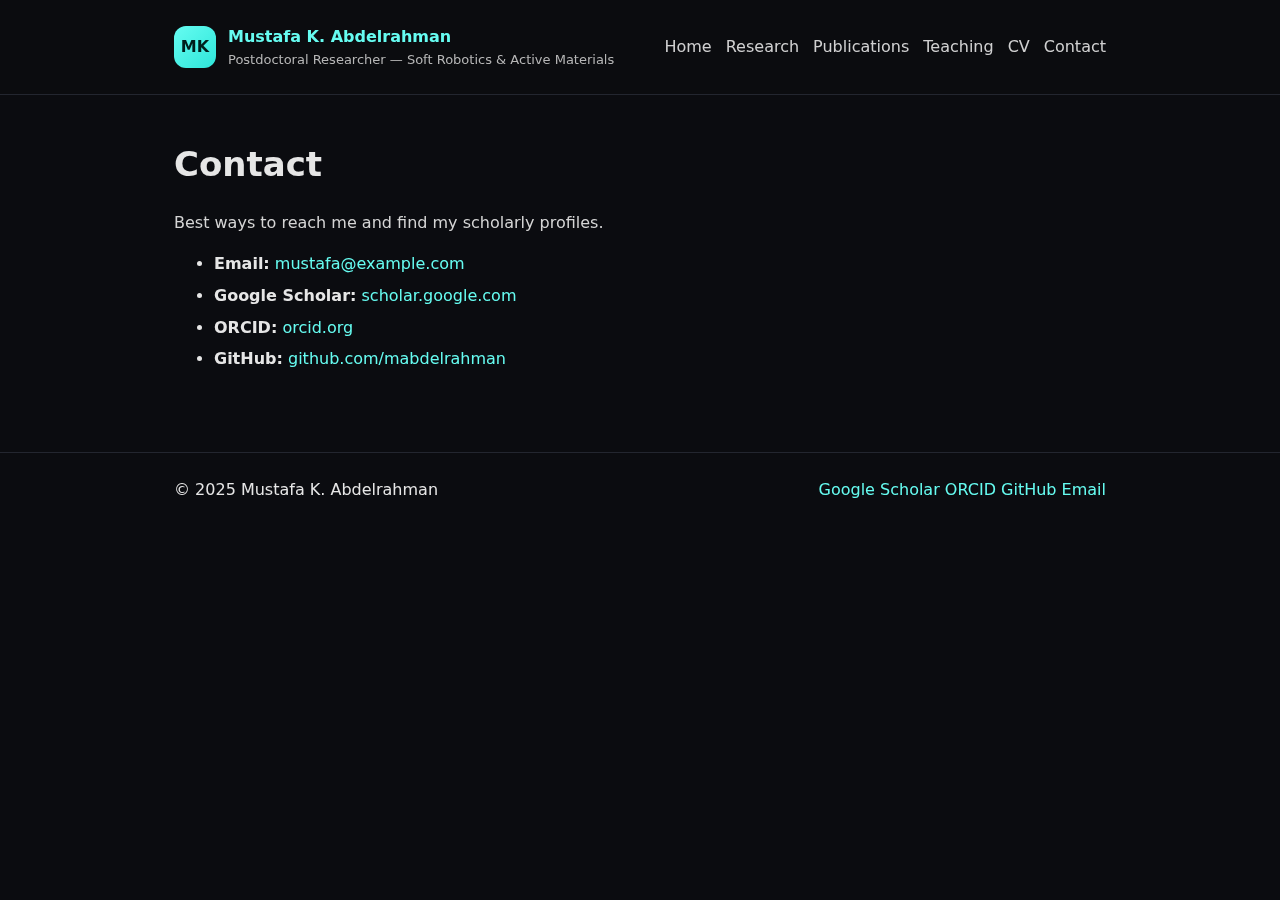
<file: contact.html>
<!doctype html>
<html lang="en">
<head>
  <meta charset="utf-8">
  <meta name="viewport" content="width=device-width, initial-scale=1">
  <title>Contact — Mustafa K. Abdelrahman</title>
  <meta name="description" content="Postdoctoral Researcher — Soft Robotics & Active Materials">
  <link rel="stylesheet" href="style.css">
  <link rel="icon" href="assets/favicon.ico">
</head>
<body>
<header class="site-header">
  <div class="container header-grid">
    <a class="brand" href="index.html">
      <div class="brand-mark" aria-hidden="true">MK</div>
      <div class="brand-text">
        <span class="site-title">Mustafa K. Abdelrahman</span>
        <span class="site-tagline">Postdoctoral Researcher — Soft Robotics & Active Materials</span>
      </div>
    </a>
    <nav class="nav">
      <a href="index.html">Home</a><a href="research.html">Research</a><a href="publications.html">Publications</a><a href="teaching.html">Teaching</a><a href="cv.html">CV</a><a href="contact.html">Contact</a>
    </nav>
  </div>
</header>
<main class="container">

<h1>Contact</h1>
<p class="lead">Best ways to reach me and find my scholarly profiles.</p>

<ul class="contact-list">
  <li><strong>Email:</strong> <a href="mailto:mustafa@example.com">mustafa@example.com</a></li>
  <li><strong>Google Scholar:</strong> <a href="https://scholar.google.com" target="_blank" rel="noopener">scholar.google.com</a></li>
  <li><strong>ORCID:</strong> <a href="https://orcid.org" target="_blank" rel="noopener">orcid.org</a></li>
  <li><strong>GitHub:</strong> <a href="https://github.com/mabdelrahman" target="_blank" rel="noopener">github.com/mabdelrahman</a></li>
</ul>

</main>
<footer class="site-footer">
  <div class="container footer-grid">
    <div>© 2025 Mustafa K. Abdelrahman</div>
    <div class="links">
      <a href="https://scholar.google.com" target="_blank" rel="noopener">Google Scholar</a>
      <a href="https://orcid.org" target="_blank" rel="noopener">ORCID</a>
      <a href="https://github.com" target="_blank" rel="noopener">GitHub</a>
      <a href="mailto:mustafa@example.com">Email</a>
    </div>
  </div>
</footer>
<script src="script.js"></script>
</body>
</html>
</file>
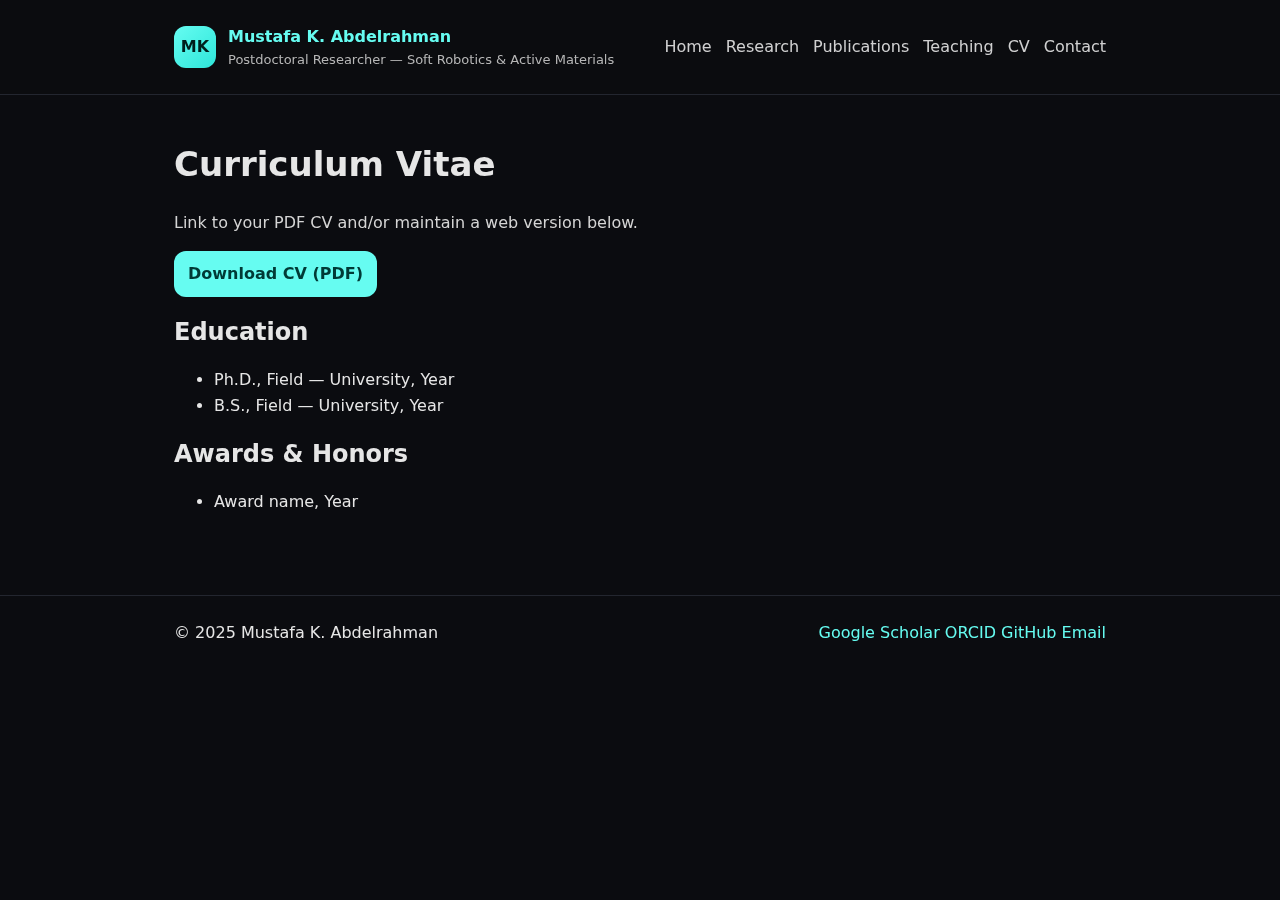
<file: cv.html>
<!doctype html>
<html lang="en">
<head>
  <meta charset="utf-8">
  <meta name="viewport" content="width=device-width, initial-scale=1">
  <title>CV — Mustafa K. Abdelrahman</title>
  <meta name="description" content="Postdoctoral Researcher — Soft Robotics & Active Materials">
  <link rel="stylesheet" href="style.css">
  <link rel="icon" href="assets/favicon.ico">
</head>
<body>
<header class="site-header">
  <div class="container header-grid">
    <a class="brand" href="index.html">
      <div class="brand-mark" aria-hidden="true">MK</div>
      <div class="brand-text">
        <span class="site-title">Mustafa K. Abdelrahman</span>
        <span class="site-tagline">Postdoctoral Researcher — Soft Robotics & Active Materials</span>
      </div>
    </a>
    <nav class="nav">
      <a href="index.html">Home</a><a href="research.html">Research</a><a href="publications.html">Publications</a><a href="teaching.html">Teaching</a><a href="cv.html">CV</a><a href="contact.html">Contact</a>
    </nav>
  </div>
</header>
<main class="container">

<h1>Curriculum Vitae</h1>
<p class="lead">Link to your PDF CV and/or maintain a web version below.</p>

<p><a class="button" href="assets/Mustafa_Abdelrahman_CV.pdf">Download CV (PDF)</a></p>

<h2>Education</h2>
<ul>
  <li>Ph.D., Field — University, Year</li>
  <li>B.S., Field — University, Year</li>
</ul>

<h2>Awards & Honors</h2>
<ul>
  <li>Award name, Year</li>
</ul>

</main>
<footer class="site-footer">
  <div class="container footer-grid">
    <div>© 2025 Mustafa K. Abdelrahman</div>
    <div class="links">
      <a href="https://scholar.google.com" target="_blank" rel="noopener">Google Scholar</a>
      <a href="https://orcid.org" target="_blank" rel="noopener">ORCID</a>
      <a href="https://github.com" target="_blank" rel="noopener">GitHub</a>
      <a href="mailto:mustafa@example.com">Email</a>
    </div>
  </div>
</footer>
<script src="script.js"></script>
</body>
</html>
</file>
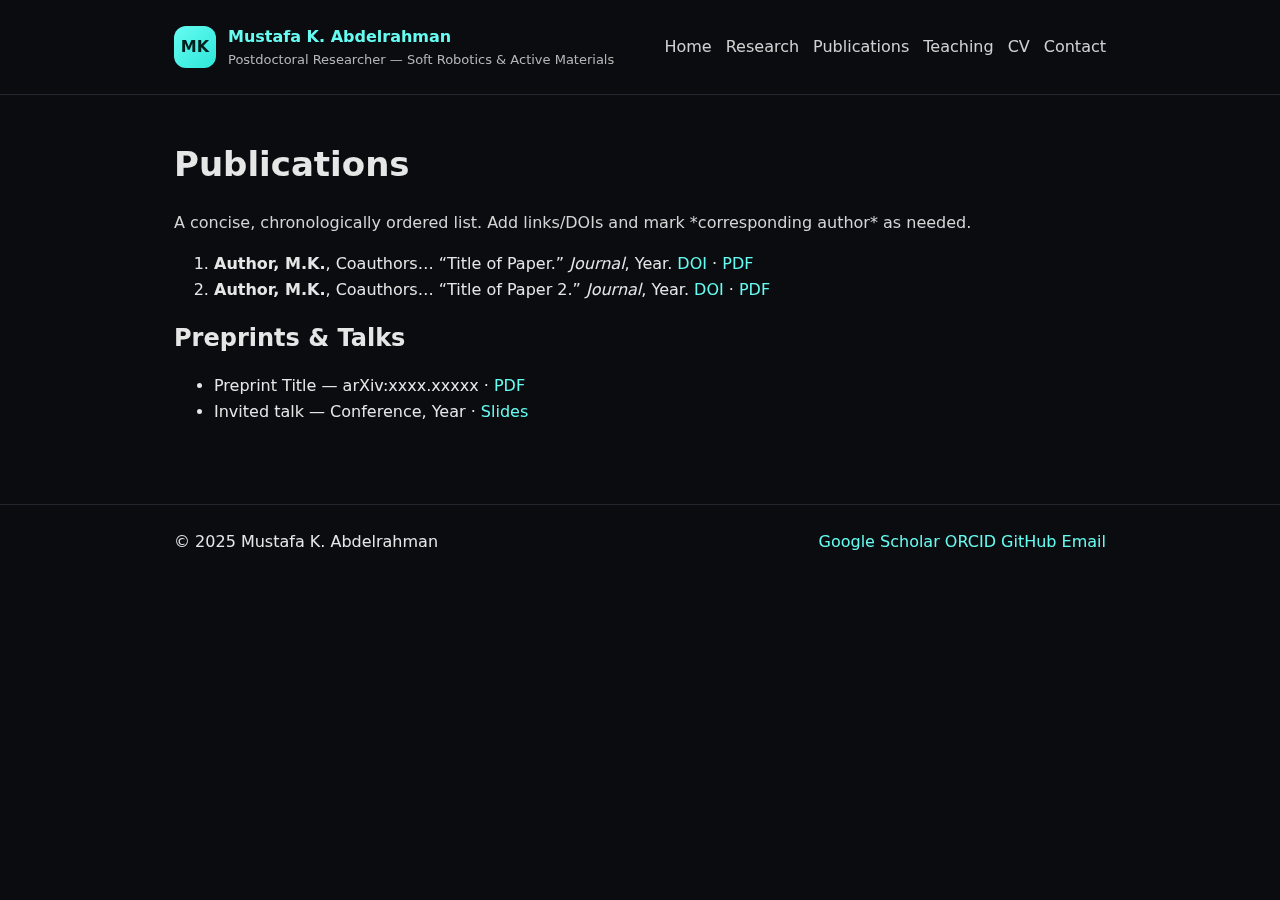
<file: publications.html>
<!doctype html>
<html lang="en">
<head>
  <meta charset="utf-8">
  <meta name="viewport" content="width=device-width, initial-scale=1">
  <title>Publications — Mustafa K. Abdelrahman</title>
  <meta name="description" content="Postdoctoral Researcher — Soft Robotics & Active Materials">
  <link rel="stylesheet" href="style.css">
  <link rel="icon" href="assets/favicon.ico">
</head>
<body>
<header class="site-header">
  <div class="container header-grid">
    <a class="brand" href="index.html">
      <div class="brand-mark" aria-hidden="true">MK</div>
      <div class="brand-text">
        <span class="site-title">Mustafa K. Abdelrahman</span>
        <span class="site-tagline">Postdoctoral Researcher — Soft Robotics & Active Materials</span>
      </div>
    </a>
    <nav class="nav">
      <a href="index.html">Home</a><a href="research.html">Research</a><a href="publications.html">Publications</a><a href="teaching.html">Teaching</a><a href="cv.html">CV</a><a href="contact.html">Contact</a>
    </nav>
  </div>
</header>
<main class="container">

<h1>Publications</h1>
<p class="lead">A concise, chronologically ordered list. Add links/DOIs and mark *corresponding author* as needed.</p>

<ol class="pubs">
  <li><strong>Author, M.K.</strong>, Coauthors… “Title of Paper.” <em>Journal</em>, Year. <a href="#">DOI</a> · <a href="#">PDF</a></li>
  <li><strong>Author, M.K.</strong>, Coauthors… “Title of Paper 2.” <em>Journal</em>, Year. <a href="#">DOI</a> · <a href="#">PDF</a></li>
</ol>

<h2>Preprints & Talks</h2>
<ul>
  <li>Preprint Title — arXiv:xxxx.xxxxx · <a href="#">PDF</a></li>
  <li>Invited talk — Conference, Year · <a href="#">Slides</a></li>
</ul>

</main>
<footer class="site-footer">
  <div class="container footer-grid">
    <div>© 2025 Mustafa K. Abdelrahman</div>
    <div class="links">
      <a href="https://scholar.google.com" target="_blank" rel="noopener">Google Scholar</a>
      <a href="https://orcid.org" target="_blank" rel="noopener">ORCID</a>
      <a href="https://github.com" target="_blank" rel="noopener">GitHub</a>
      <a href="mailto:mustafa@example.com">Email</a>
    </div>
  </div>
</footer>
<script src="script.js"></script>
</body>
</html>
</file>
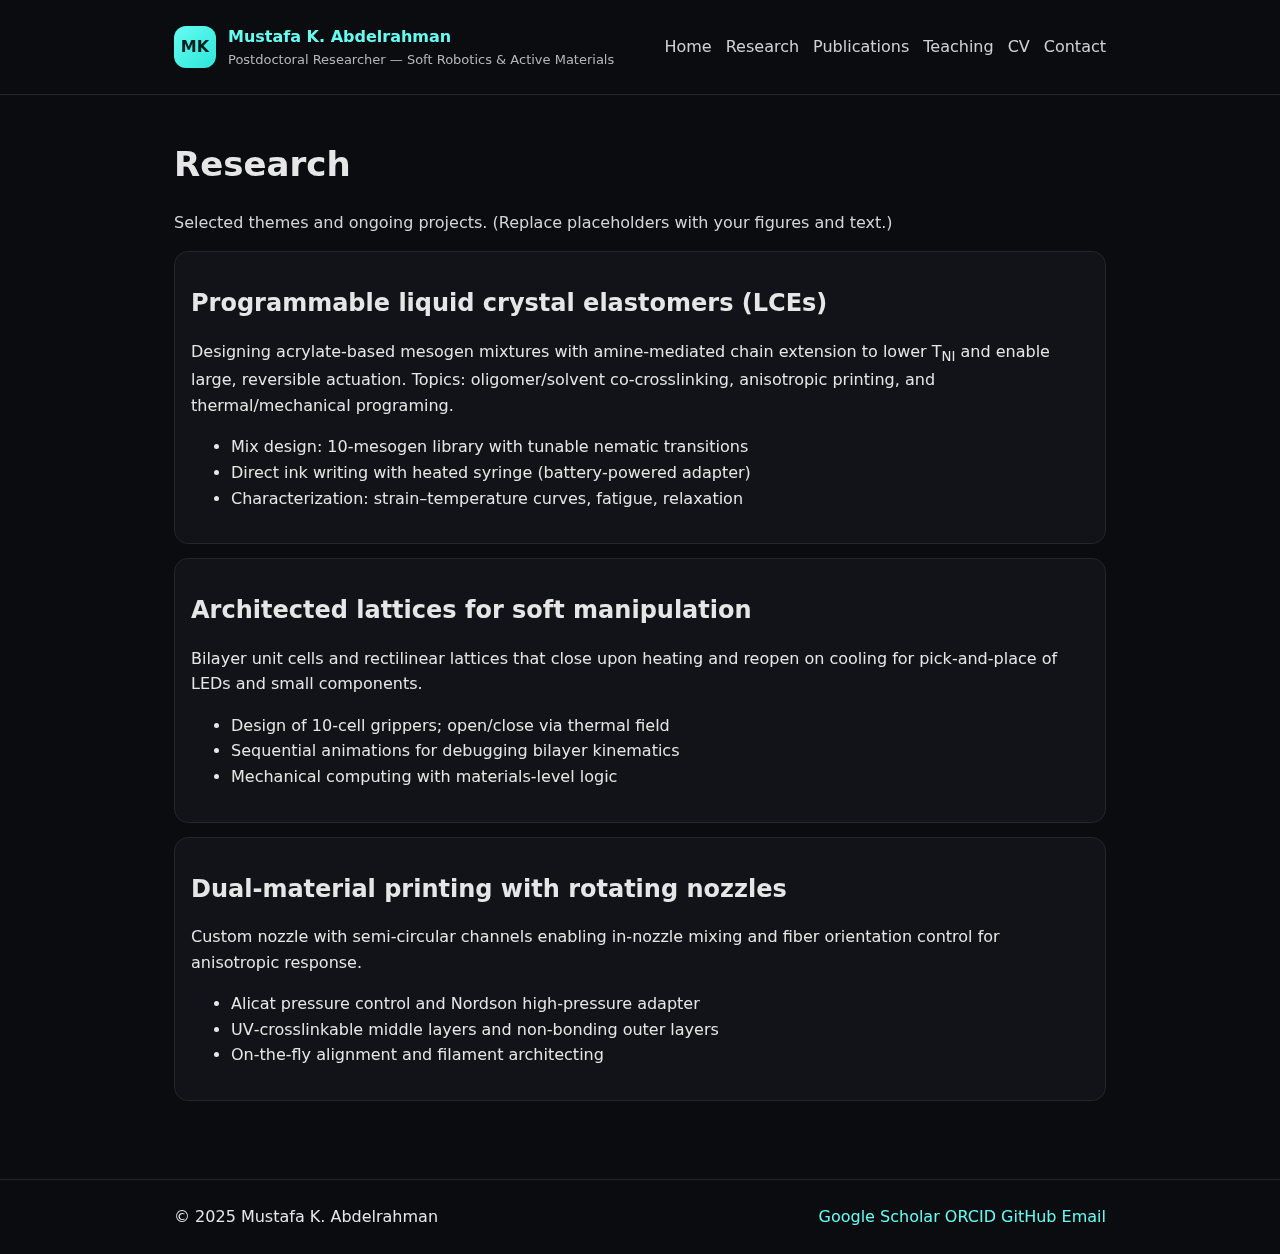
<file: research.html>
<!doctype html>
<html lang="en">
<head>
  <meta charset="utf-8">
  <meta name="viewport" content="width=device-width, initial-scale=1">
  <title>Research — Mustafa K. Abdelrahman</title>
  <meta name="description" content="Postdoctoral Researcher — Soft Robotics & Active Materials">
  <link rel="stylesheet" href="style.css">
  <link rel="icon" href="assets/favicon.ico">
</head>
<body>
<header class="site-header">
  <div class="container header-grid">
    <a class="brand" href="index.html">
      <div class="brand-mark" aria-hidden="true">MK</div>
      <div class="brand-text">
        <span class="site-title">Mustafa K. Abdelrahman</span>
        <span class="site-tagline">Postdoctoral Researcher — Soft Robotics & Active Materials</span>
      </div>
    </a>
    <nav class="nav">
      <a href="index.html">Home</a><a href="research.html">Research</a><a href="publications.html">Publications</a><a href="teaching.html">Teaching</a><a href="cv.html">CV</a><a href="contact.html">Contact</a>
    </nav>
  </div>
</header>
<main class="container">

<h1>Research</h1>
<p class="lead">Selected themes and ongoing projects. (Replace placeholders with your figures and text.)</p>

<article class="project">
  <h2>Programmable liquid crystal elastomers (LCEs)</h2>
  <p>
    Designing acrylate‑based mesogen mixtures with amine‑mediated chain extension to lower T<sub>NI</sub> and enable large, reversible actuation.
    Topics: oligomer/solvent co‑crosslinking, anisotropic printing, and thermal/mechanical programing.
  </p>
  <ul>
    <li>Mix design: 10‑mesogen library with tunable nematic transitions</li>
    <li>Direct ink writing with heated syringe (battery‑powered adapter)</li>
    <li>Characterization: strain–temperature curves, fatigue, relaxation</li>
  </ul>
</article>

<article class="project">
  <h2>Architected lattices for soft manipulation</h2>
  <p>
    Bilayer unit cells and rectilinear lattices that close upon heating and reopen on cooling for pick‑and‑place of LEDs and small components.
  </p>
  <ul>
    <li>Design of 10‑cell grippers; open/close via thermal field</li>
    <li>Sequential animations for debugging bilayer kinematics</li>
    <li>Mechanical computing with materials‑level logic</li>
  </ul>
</article>

<article class="project">
  <h2>Dual‑material printing with rotating nozzles</h2>
  <p>
    Custom nozzle with semi‑circular channels enabling in‑nozzle mixing and fiber orientation control for anisotropic response.
  </p>
  <ul>
    <li>Alicat pressure control and Nordson high‑pressure adapter</li>
    <li>UV‑crosslinkable middle layers and non‑bonding outer layers</li>
    <li>On‑the‑fly alignment and filament architecting</li>
  </ul>
</article>

</main>
<footer class="site-footer">
  <div class="container footer-grid">
    <div>© 2025 Mustafa K. Abdelrahman</div>
    <div class="links">
      <a href="https://scholar.google.com" target="_blank" rel="noopener">Google Scholar</a>
      <a href="https://orcid.org" target="_blank" rel="noopener">ORCID</a>
      <a href="https://github.com" target="_blank" rel="noopener">GitHub</a>
      <a href="mailto:mustafa@example.com">Email</a>
    </div>
  </div>
</footer>
<script src="script.js"></script>
</body>
</html>
</file>
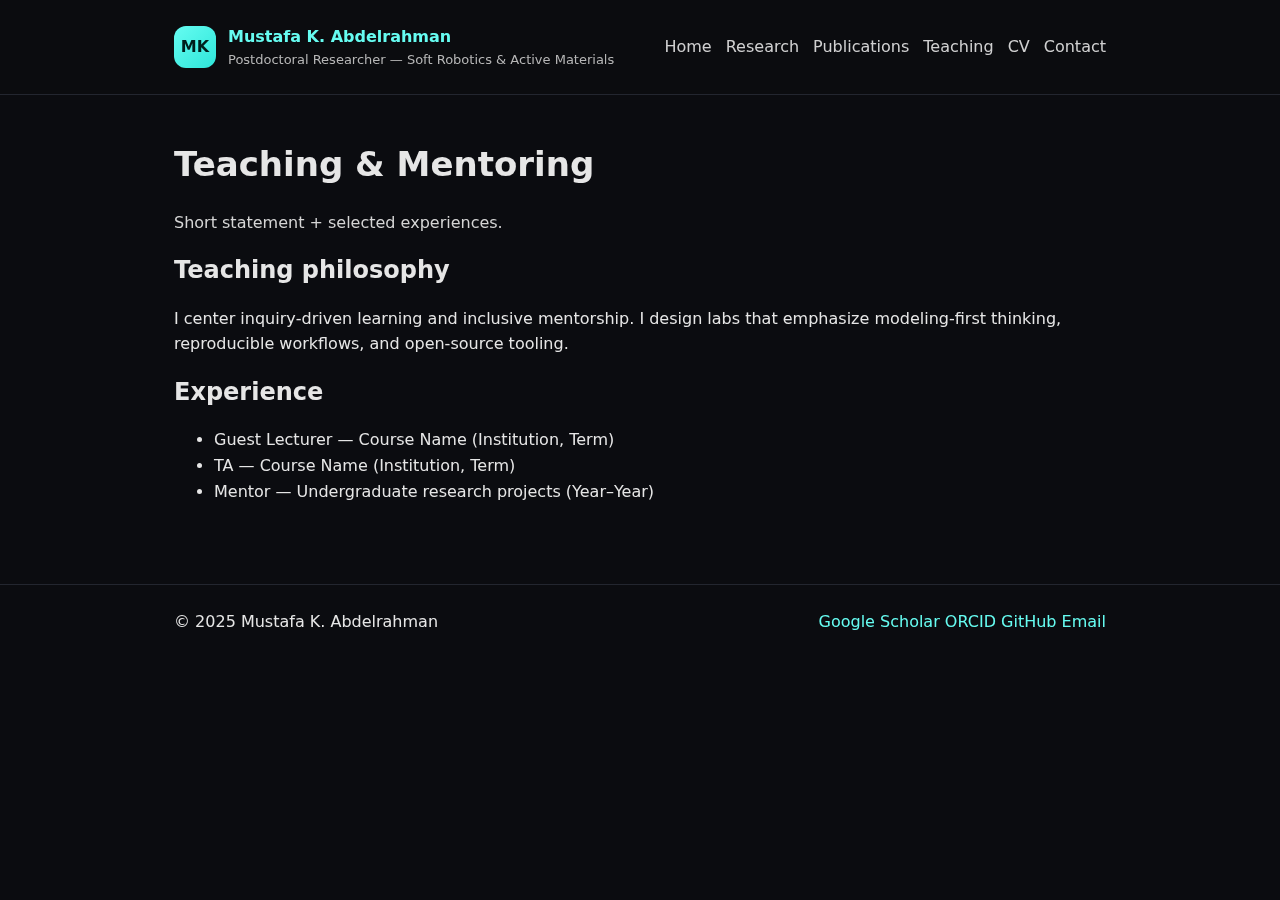
<file: teaching.html>
<!doctype html>
<html lang="en">
<head>
  <meta charset="utf-8">
  <meta name="viewport" content="width=device-width, initial-scale=1">
  <title>Teaching — Mustafa K. Abdelrahman</title>
  <meta name="description" content="Postdoctoral Researcher — Soft Robotics & Active Materials">
  <link rel="stylesheet" href="style.css">
  <link rel="icon" href="assets/favicon.ico">
</head>
<body>
<header class="site-header">
  <div class="container header-grid">
    <a class="brand" href="index.html">
      <div class="brand-mark" aria-hidden="true">MK</div>
      <div class="brand-text">
        <span class="site-title">Mustafa K. Abdelrahman</span>
        <span class="site-tagline">Postdoctoral Researcher — Soft Robotics & Active Materials</span>
      </div>
    </a>
    <nav class="nav">
      <a href="index.html">Home</a><a href="research.html">Research</a><a href="publications.html">Publications</a><a href="teaching.html">Teaching</a><a href="cv.html">CV</a><a href="contact.html">Contact</a>
    </nav>
  </div>
</header>
<main class="container">

<h1>Teaching & Mentoring</h1>
<p class="lead">Short statement + selected experiences.</p>

<section>
  <h2>Teaching philosophy</h2>
  <p>
    I center inquiry‑driven learning and inclusive mentorship. I design labs that
    emphasize modeling‑first thinking, reproducible workflows, and open‑source tooling.
  </p>
</section>

<section>
  <h2>Experience</h2>
  <ul>
    <li>Guest Lecturer — Course Name (Institution, Term)</li>
    <li>TA — Course Name (Institution, Term)</li>
    <li>Mentor — Undergraduate research projects (Year–Year)</li>
  </ul>
</section>

</main>
<footer class="site-footer">
  <div class="container footer-grid">
    <div>© 2025 Mustafa K. Abdelrahman</div>
    <div class="links">
      <a href="https://scholar.google.com" target="_blank" rel="noopener">Google Scholar</a>
      <a href="https://orcid.org" target="_blank" rel="noopener">ORCID</a>
      <a href="https://github.com" target="_blank" rel="noopener">GitHub</a>
      <a href="mailto:mustafa@example.com">Email</a>
    </div>
  </div>
</footer>
<script src="script.js"></script>
</body>
</html>
</file>
<file: style.css>
:root{
  --bg:#0b0c10; --panel:#111318; --text:#e6e6e6; --muted:#b6b6b6; --accent:#66fcf1; --line:#23262f;
}
*{box-sizing:border-box}
body{margin:0;background:var(--bg);color:var(--text);font:16px/1.6 system-ui,-apple-system,Segoe UI,Roboto,Ubuntu,"Helvetica Neue",Arial}
a{color:var(--accent);text-decoration:none}
.container{max-width:980px;margin:0 auto;padding:24px}
.site-header{border-bottom:1px solid var(--line);position:sticky;top:0;background:rgba(11,12,16,.9);backdrop-filter:saturate(1.1) blur(6px);z-index:10}
.header-grid{display:flex;align-items:center;justify-content:space-between;gap:16px}
.brand{display:flex;align-items:center;gap:12px}
.brand-mark{width:42px;height:42px;border-radius:12px;background:linear-gradient(135deg,var(--accent),#2ee6da);display:grid;place-items:center;color:#001f1d;font-weight:800}
.brand-text{display:flex;flex-direction:column}
.site-title{font-weight:700}
.site-tagline{font-size:13px;color:var(--muted)}
.nav a{margin-left:14px;color:var(--text);opacity:.9}
.nav a:hover{opacity:1}
.hero{padding:28px 0}
.hero-grid{display:grid;grid-template-columns:140px 1fr;gap:24px;align-items:center}
.headshot{width:140px;height:140px;border-radius:16px;object-fit:cover;border:2px solid var(--line)}
.lead{color:#d5d5d5}
.cards{display:grid;grid-template-columns:repeat(auto-fit,minmax(220px,1fr));gap:16px;margin:18px 0 28px}
.card{background:var(--panel);padding:18px;border:1px solid var(--line);border-radius:14px;color:var(--text)}
.card:hover{transform:translateY(-2px);transition:.2s}
.button{display:inline-block;padding:10px 14px;border-radius:12px;background:var(--accent);color:#003a36;font-weight:700;margin-right:10px}
.button.outline{background:transparent;border:1px solid var(--accent);color:var(--accent)}
.site-footer{border-top:1px solid var(--line);margin-top:40px}
.footer-grid{display:flex;align-items:center;justify-content:space-between;gap:16px}
h1{font-size:34px;margin:18px 0}
h2{font-size:24px;margin:16px 0 6px}
h3{font-size:18px;margin:12px 0 4px}
article.project{background:var(--panel);padding:16px;border:1px solid var(--line);border-radius:14px;margin:14px 0}
.contact-list li{margin:6px 0}
@media (max-width:700px){
  .hero-grid{grid-template-columns:1fr}
  .headshot{width:120px;height:120px}
  .nav{display:flex;flex-wrap:wrap;gap:10px}
}
</file>
